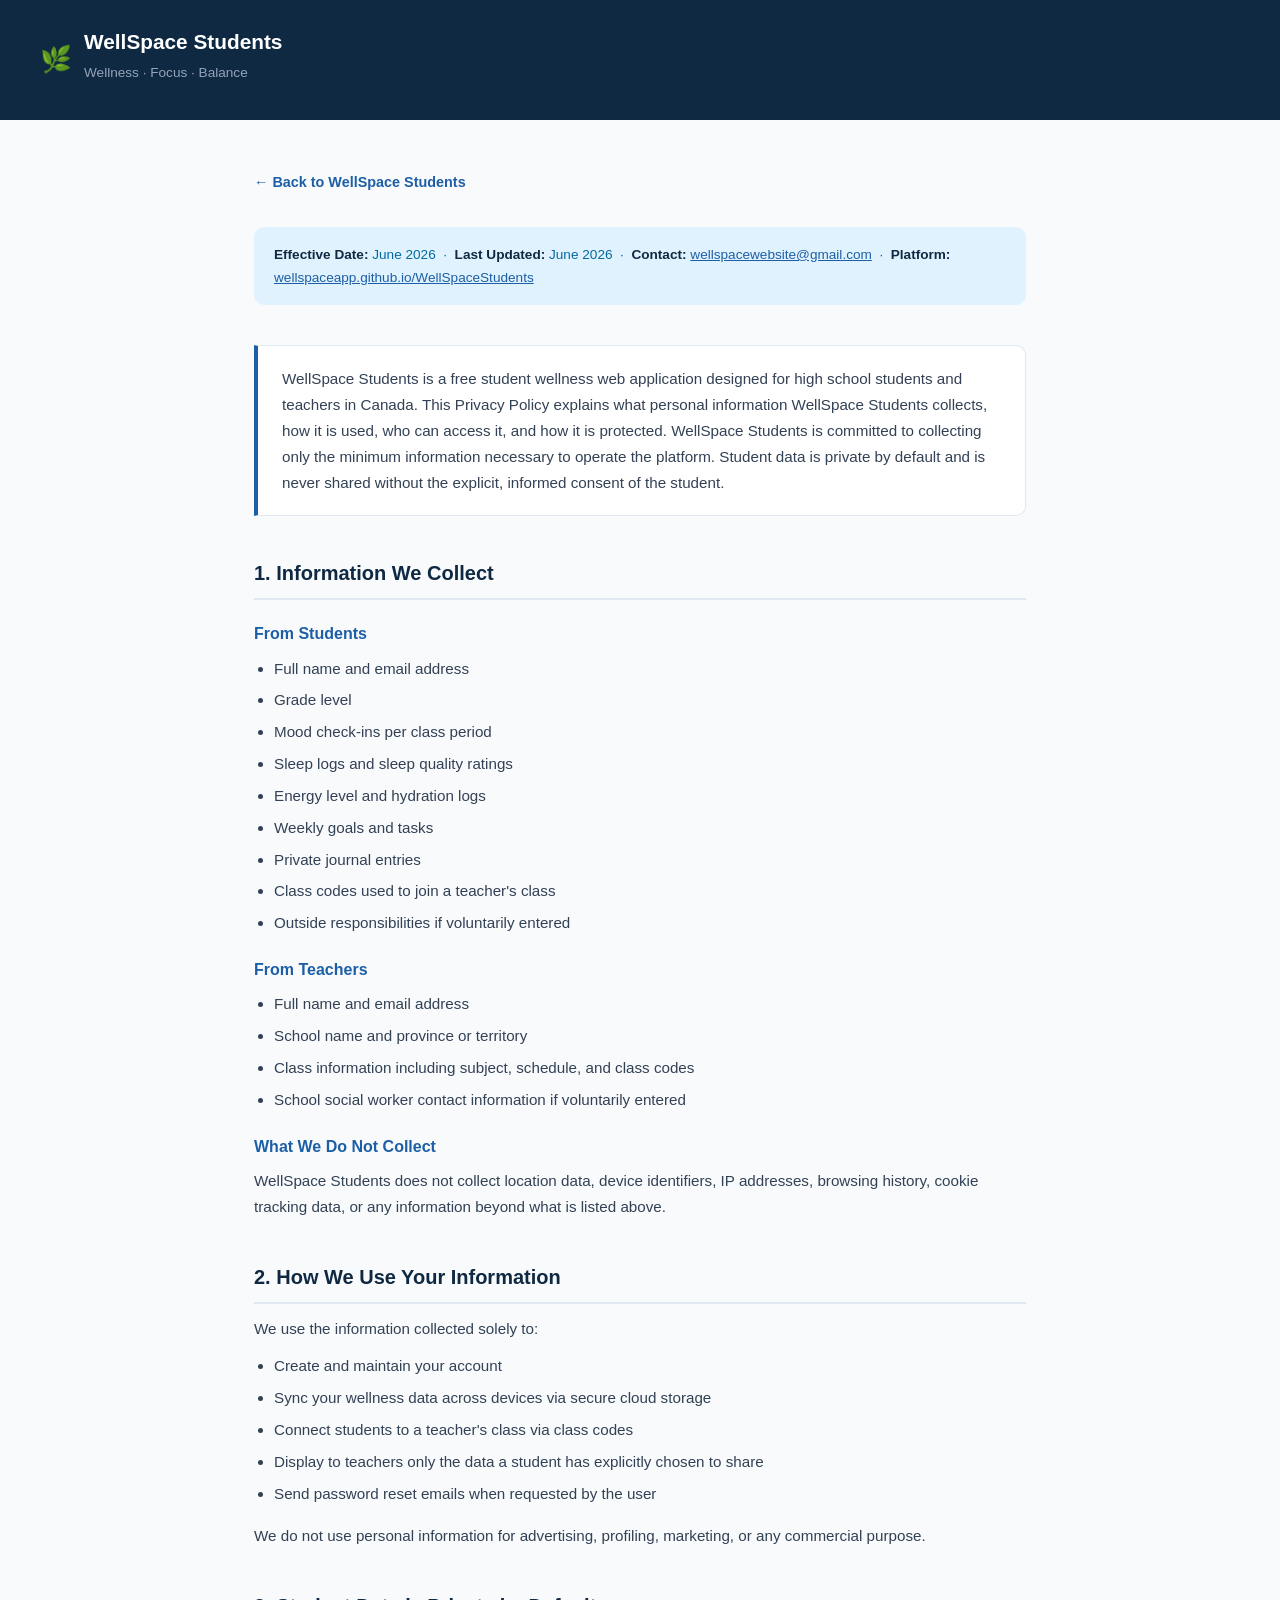
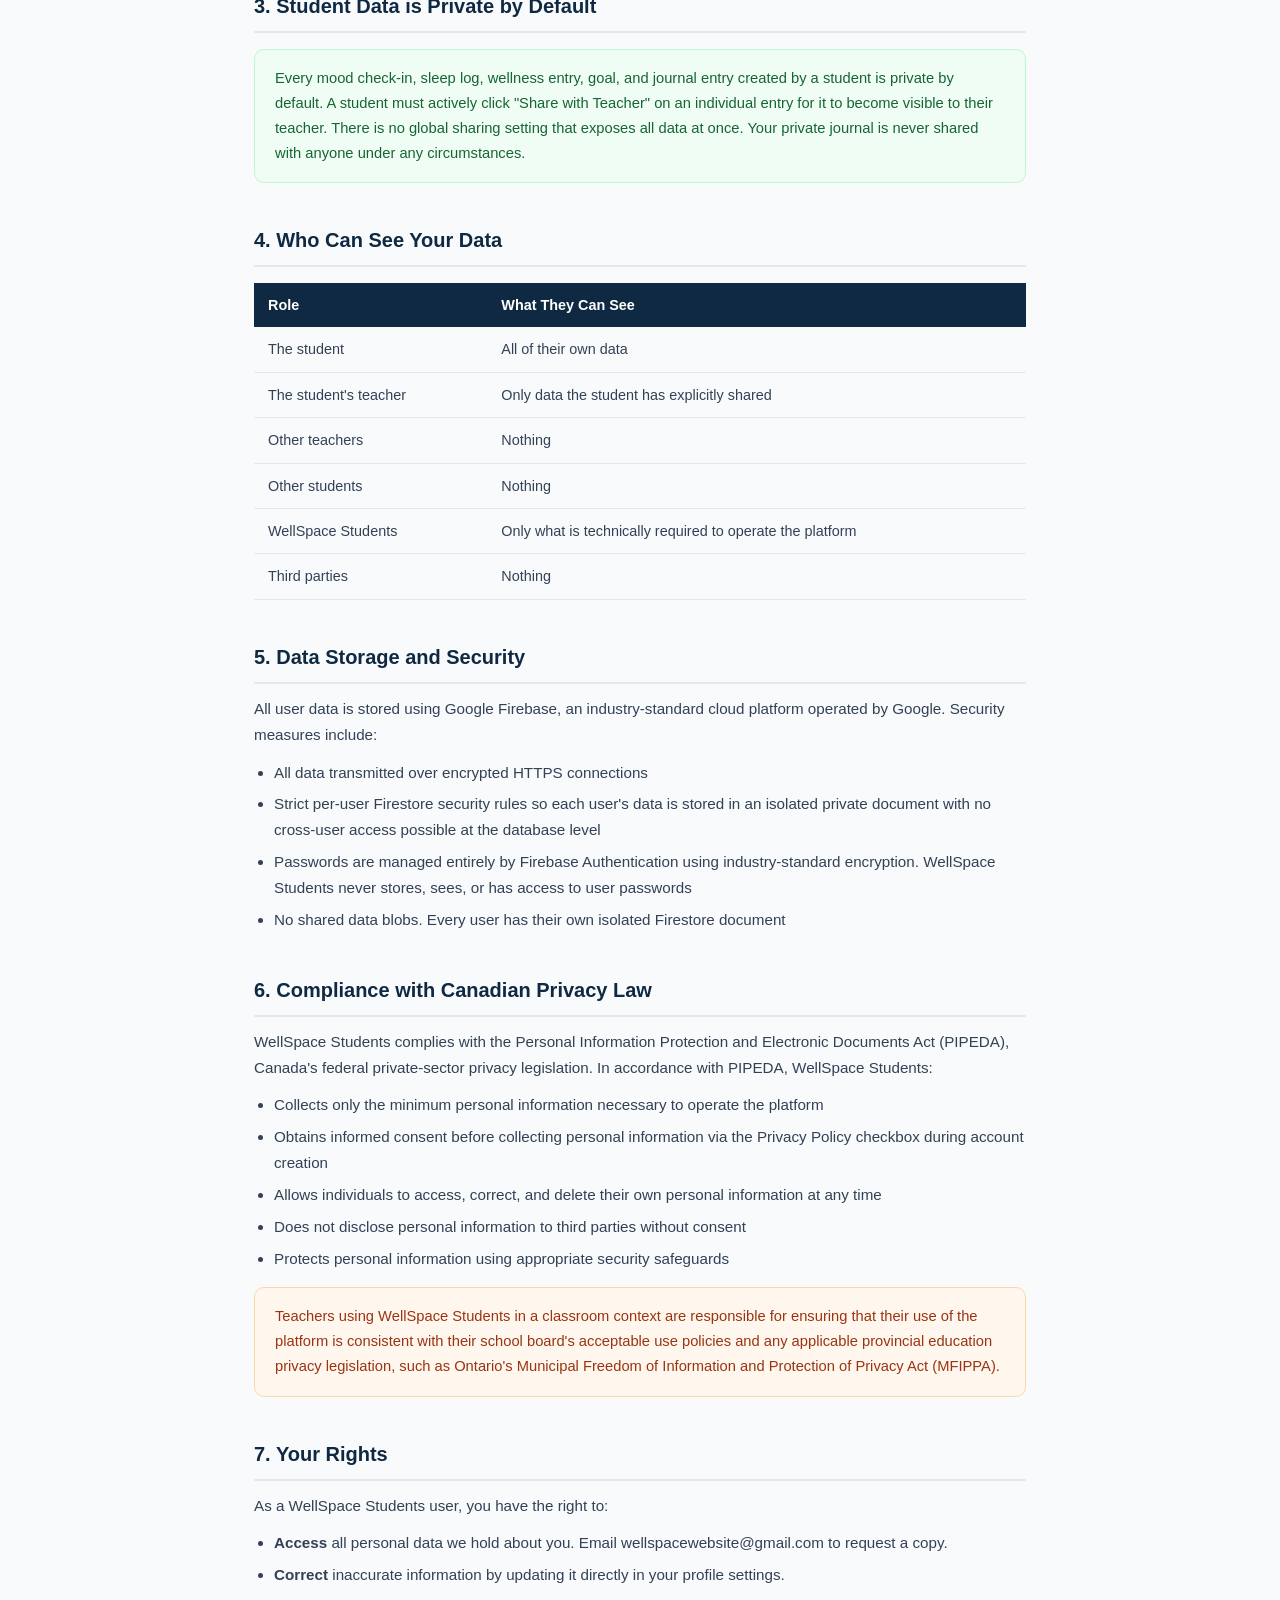
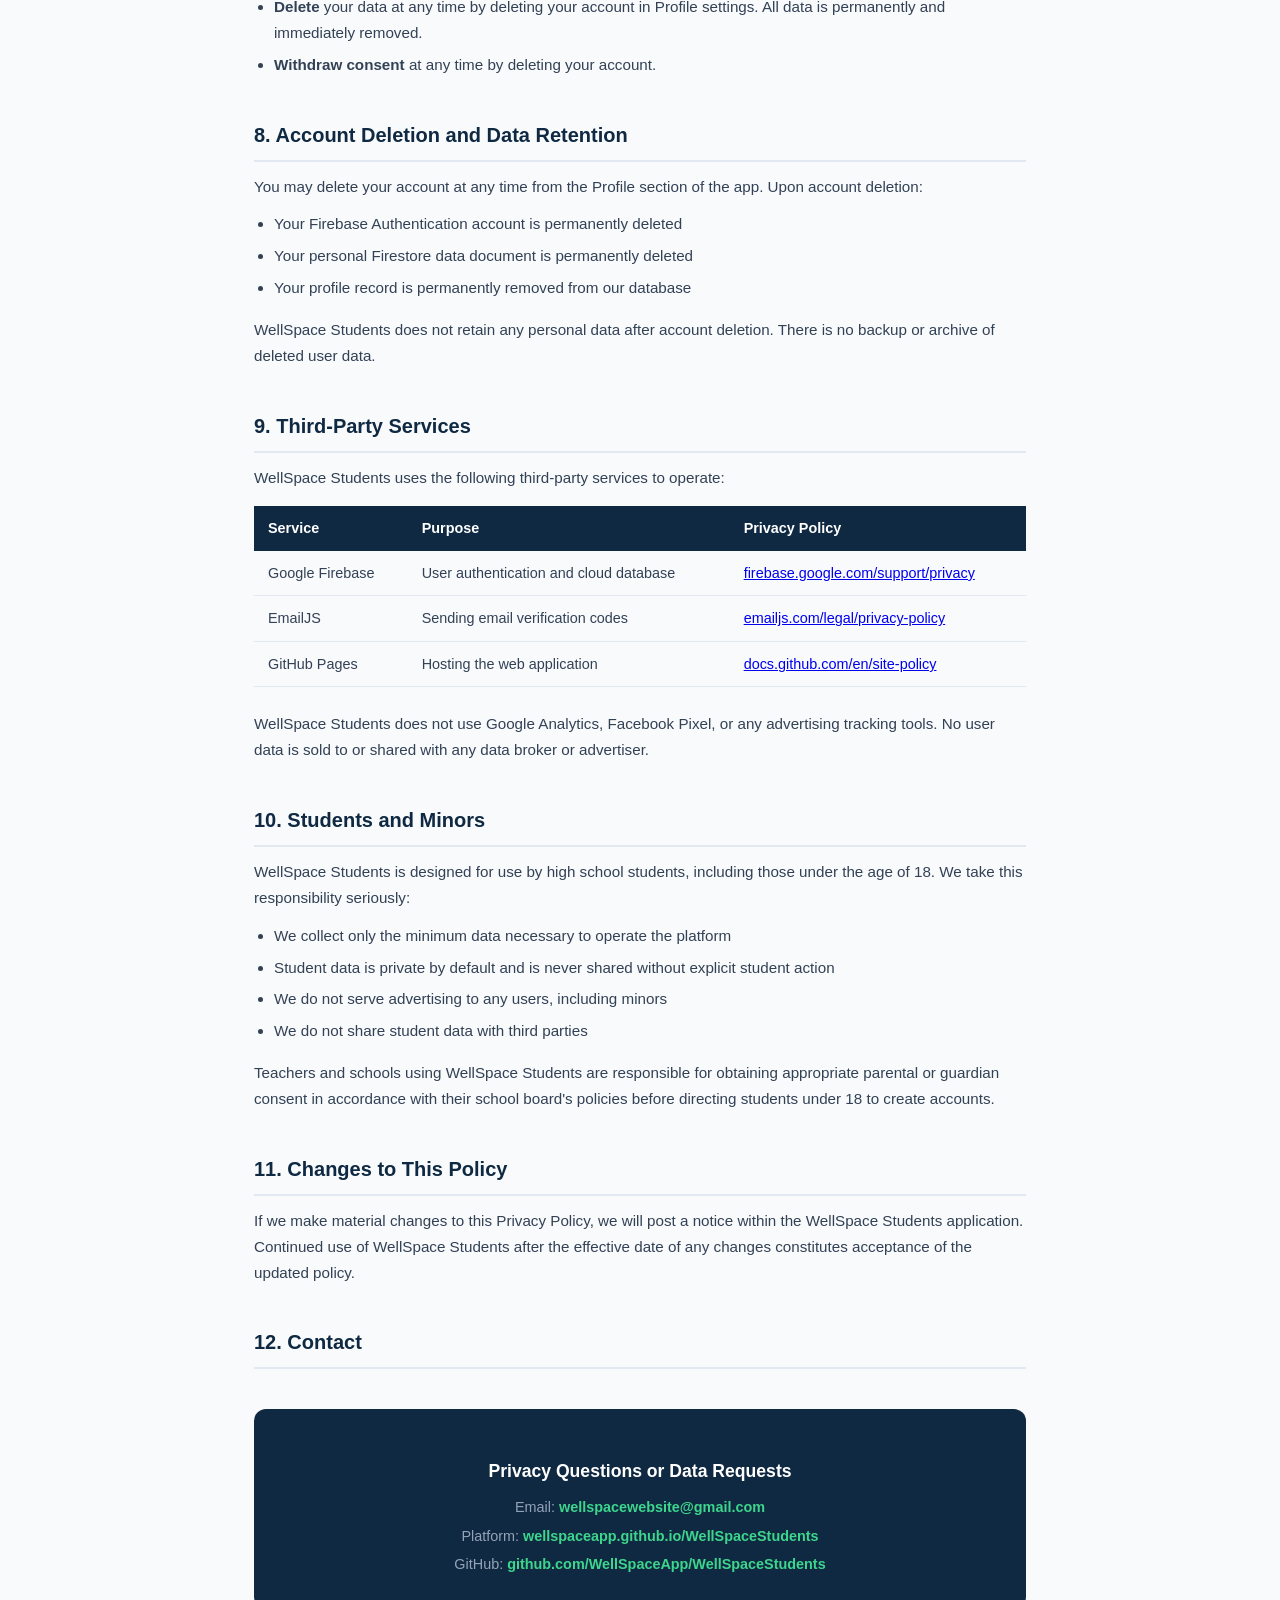
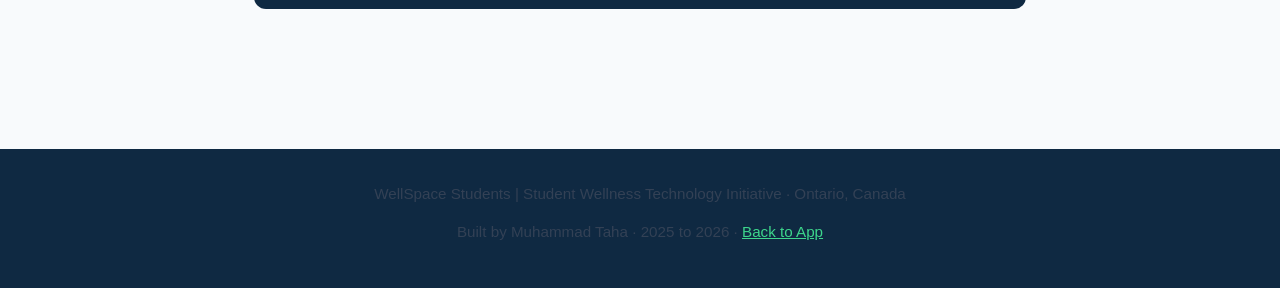
<file: privacy.html>
<!DOCTYPE html>
<html lang="en">
<head>
  <meta charset="UTF-8"/>
  <meta name="viewport" content="width=device-width, initial-scale=1.0"/>
  <title>Privacy Policy | WellSpace Students</title>
  <style>
    * { margin: 0; padding: 0; box-sizing: border-box; }
    body {
      font-family: -apple-system, BlinkMacSystemFont, 'Segoe UI', sans-serif;
      background: #f8fafc;
      color: #1e293b;
      line-height: 1.7;
    }
    header {
      background: #0f2942;
      padding: 24px 40px;
      display: flex;
      align-items: center;
      gap: 12px;
    }
    header span { font-size: 1.6rem; }
    header h1 { color: #ffffff; font-size: 1.3rem; font-weight: 700; }
    header p { color: #94a3b8; font-size: .85rem; margin-top: 2px; }
    .container {
      max-width: 820px;
      margin: 0 auto;
      padding: 48px 24px 80px;
    }
    .meta {
      background: #e0f2fe;
      border-radius: 10px;
      padding: 16px 20px;
      margin-bottom: 40px;
      font-size: .85rem;
      color: #0369a1;
    }
    .meta strong { color: #0f2942; }
    .meta a { color: #1d5fa6; }
    .overview {
      background: #ffffff;
      border: 1px solid #e2e8f0;
      border-left: 4px solid #1d5fa6;
      border-radius: 0 10px 10px 0;
      padding: 20px 24px;
      margin-bottom: 40px;
      font-size: .95rem;
      color: #334155;
    }
    h2 {
      font-size: 1.25rem;
      color: #0f2942;
      margin: 40px 0 12px;
      padding-bottom: 8px;
      border-bottom: 2px solid #e2e8f0;
    }
    h3 {
      font-size: 1rem;
      color: #1d5fa6;
      margin: 20px 0 8px;
    }
    p { margin-bottom: 12px; font-size: .95rem; color: #334155; }
    ul { margin: 8px 0 16px 20px; }
    li { margin-bottom: 6px; font-size: .95rem; color: #334155; }
    table {
      width: 100%;
      border-collapse: collapse;
      margin: 16px 0 24px;
      font-size: .9rem;
    }
    th {
      background: #0f2942;
      color: #ffffff;
      padding: 10px 14px;
      text-align: left;
      font-weight: 600;
    }
    td {
      padding: 10px 14px;
      border-bottom: 1px solid #e2e8f0;
      color: #334155;
    }
    tr:nth-child(even) td { background: #f8fafc; }
    .highlight {
      background: #f0fdf4;
      border: 1px solid #bbf7d0;
      border-radius: 10px;
      padding: 16px 20px;
      margin: 16px 0;
    }
    .highlight p { margin: 0; color: #166534; font-size: .92rem; }
    .warning {
      background: #fff7ed;
      border: 1px solid #fed7aa;
      border-radius: 10px;
      padding: 16px 20px;
      margin: 16px 0;
    }
    .warning p { margin: 0; color: #9a3412; font-size: .92rem; }
    .contact-box {
      background: #0f2942;
      border-radius: 12px;
      padding: 28px 32px;
      margin-top: 40px;
      text-align: center;
    }
    .contact-box h3 { color: #ffffff; font-size: 1.1rem; margin-bottom: 8px; }
    .contact-box p { color: #94a3b8; font-size: .9rem; margin-bottom: 4px; }
    .contact-box a { color: #3dd68c; text-decoration: none; font-weight: 600; }
    footer {
      text-align: center;
      padding: 32px 24px;
      background: #0f2942;
      color: #ffffff;
      font-size: .82rem;
      margin-top: 60px;
    }
    footer a { color: #3dd68c; }
    .back-btn {
      display: inline-block;
      margin-bottom: 32px;
      color: #1d5fa6;
      font-size: .9rem;
      text-decoration: none;
      font-weight: 600;
    }
    .back-btn:hover { text-decoration: underline; }
    @media (max-width: 600px) {
      header { padding: 20px; }
      .container { padding: 32px 16px 60px; }
      th, td { padding: 8px 10px; }
    }
  </style>
</head>
<body>

<header>
  <span>🌿</span>
  <div>
    <h1>WellSpace Students</h1>
    <p>Wellness · Focus · Balance</p>
  </div>
</header>

<div class="container">

  <a class="back-btn" href="./index.html">← Back to WellSpace Students</a>

  <div class="meta">
    <strong>Effective Date:</strong> June 2026 &nbsp;·&nbsp;
    <strong>Last Updated:</strong> June 2026 &nbsp;·&nbsp;
    <strong>Contact:</strong> <a href="mailto:wellspacewebsite@gmail.com">wellspacewebsite@gmail.com</a> &nbsp;·&nbsp;
    <strong>Platform:</strong> <a href="https://wellspaceapp.github.io/WellSpaceStudents" target="_blank">wellspaceapp.github.io/WellSpaceStudents</a>
  </div>

  <div class="overview">
    WellSpace Students is a free student wellness web application designed for high school students and teachers in Canada. This Privacy Policy explains what personal information WellSpace Students collects, how it is used, who can access it, and how it is protected. WellSpace Students is committed to collecting only the minimum information necessary to operate the platform. Student data is private by default and is never shared without the explicit, informed consent of the student.
  </div>

  <h2>1. Information We Collect</h2>

  <h3>From Students</h3>
  <ul>
    <li>Full name and email address</li>
    <li>Grade level</li>
    <li>Mood check-ins per class period</li>
    <li>Sleep logs and sleep quality ratings</li>
    <li>Energy level and hydration logs</li>
    <li>Weekly goals and tasks</li>
    <li>Private journal entries</li>
    <li>Class codes used to join a teacher's class</li>
    <li>Outside responsibilities if voluntarily entered</li>
  </ul>

  <h3>From Teachers</h3>
  <ul>
    <li>Full name and email address</li>
    <li>School name and province or territory</li>
    <li>Class information including subject, schedule, and class codes</li>
    <li>School social worker contact information if voluntarily entered</li>
  </ul>

  <h3>What We Do Not Collect</h3>
  <p>WellSpace Students does not collect location data, device identifiers, IP addresses, browsing history, cookie tracking data, or any information beyond what is listed above.</p>

  <h2>2. How We Use Your Information</h2>
  <p>We use the information collected solely to:</p>
  <ul>
    <li>Create and maintain your account</li>
    <li>Sync your wellness data across devices via secure cloud storage</li>
    <li>Connect students to a teacher's class via class codes</li>
    <li>Display to teachers only the data a student has explicitly chosen to share</li>
    <li>Send password reset emails when requested by the user</li>
  </ul>
  <p>We do not use personal information for advertising, profiling, marketing, or any commercial purpose.</p>

  <h2>3. Student Data is Private by Default</h2>

  <div class="highlight">
    <p>Every mood check-in, sleep log, wellness entry, goal, and journal entry created by a student is private by default. A student must actively click "Share with Teacher" on an individual entry for it to become visible to their teacher. There is no global sharing setting that exposes all data at once. Your private journal is never shared with anyone under any circumstances.</p>
  </div>

  <h2>4. Who Can See Your Data</h2>

  <table>
    <thead>
      <tr><th>Role</th><th>What They Can See</th></tr>
    </thead>
    <tbody>
      <tr><td>The student</td><td>All of their own data</td></tr>
      <tr><td>The student's teacher</td><td>Only data the student has explicitly shared</td></tr>
      <tr><td>Other teachers</td><td>Nothing</td></tr>
      <tr><td>Other students</td><td>Nothing</td></tr>
      <tr><td>WellSpace Students</td><td>Only what is technically required to operate the platform</td></tr>
      <tr><td>Third parties</td><td>Nothing</td></tr>
    </tbody>
  </table>

  <h2>5. Data Storage and Security</h2>
  <p>All user data is stored using Google Firebase, an industry-standard cloud platform operated by Google. Security measures include:</p>
  <ul>
    <li>All data transmitted over encrypted HTTPS connections</li>
    <li>Strict per-user Firestore security rules so each user's data is stored in an isolated private document with no cross-user access possible at the database level</li>
    <li>Passwords are managed entirely by Firebase Authentication using industry-standard encryption. WellSpace Students never stores, sees, or has access to user passwords</li>
    <li>No shared data blobs. Every user has their own isolated Firestore document</li>
  </ul>

  <h2>6. Compliance with Canadian Privacy Law</h2>
  <p>WellSpace Students complies with the Personal Information Protection and Electronic Documents Act (PIPEDA), Canada's federal private-sector privacy legislation. In accordance with PIPEDA, WellSpace Students:</p>
  <ul>
    <li>Collects only the minimum personal information necessary to operate the platform</li>
    <li>Obtains informed consent before collecting personal information via the Privacy Policy checkbox during account creation</li>
    <li>Allows individuals to access, correct, and delete their own personal information at any time</li>
    <li>Does not disclose personal information to third parties without consent</li>
    <li>Protects personal information using appropriate security safeguards</li>
  </ul>

  <div class="warning">
    <p>Teachers using WellSpace Students in a classroom context are responsible for ensuring that their use of the platform is consistent with their school board's acceptable use policies and any applicable provincial education privacy legislation, such as Ontario's Municipal Freedom of Information and Protection of Privacy Act (MFIPPA).</p>
  </div>

  <h2>7. Your Rights</h2>
  <p>As a WellSpace Students user, you have the right to:</p>
  <ul>
    <li><strong>Access</strong> all personal data we hold about you. Email wellspacewebsite@gmail.com to request a copy.</li>
    <li><strong>Correct</strong> inaccurate information by updating it directly in your profile settings.</li>
    <li><strong>Delete</strong> your data at any time by deleting your account in Profile settings. All data is permanently and immediately removed.</li>
    <li><strong>Withdraw consent</strong> at any time by deleting your account.</li>
  </ul>

  <h2>8. Account Deletion and Data Retention</h2>
  <p>You may delete your account at any time from the Profile section of the app. Upon account deletion:</p>
  <ul>
    <li>Your Firebase Authentication account is permanently deleted</li>
    <li>Your personal Firestore data document is permanently deleted</li>
    <li>Your profile record is permanently removed from our database</li>
  </ul>
  <p>WellSpace Students does not retain any personal data after account deletion. There is no backup or archive of deleted user data.</p>

  <h2>9. Third-Party Services</h2>
  <p>WellSpace Students uses the following third-party services to operate:</p>

  <table>
    <thead>
      <tr><th>Service</th><th>Purpose</th><th>Privacy Policy</th></tr>
    </thead>
    <tbody>
      <tr><td>Google Firebase</td><td>User authentication and cloud database</td><td><a href="https://firebase.google.com/support/privacy" target="_blank">firebase.google.com/support/privacy</a></td></tr>
      <tr><td>EmailJS</td><td>Sending email verification codes</td><td><a href="https://www.emailjs.com/legal/privacy-policy/" target="_blank">emailjs.com/legal/privacy-policy</a></td></tr>
      <tr><td>GitHub Pages</td><td>Hosting the web application</td><td><a href="https://docs.github.com/en/site-policy/privacy-policies/github-privacy-statement" target="_blank">docs.github.com/en/site-policy</a></td></tr>
    </tbody>
  </table>

  <p>WellSpace Students does not use Google Analytics, Facebook Pixel, or any advertising tracking tools. No user data is sold to or shared with any data broker or advertiser.</p>

  <h2>10. Students and Minors</h2>
  <p>WellSpace Students is designed for use by high school students, including those under the age of 18. We take this responsibility seriously:</p>
  <ul>
    <li>We collect only the minimum data necessary to operate the platform</li>
    <li>Student data is private by default and is never shared without explicit student action</li>
    <li>We do not serve advertising to any users, including minors</li>
    <li>We do not share student data with third parties</li>
  </ul>
  <p>Teachers and schools using WellSpace Students are responsible for obtaining appropriate parental or guardian consent in accordance with their school board's policies before directing students under 18 to create accounts.</p>

  <h2>11. Changes to This Policy</h2>
  <p>If we make material changes to this Privacy Policy, we will post a notice within the WellSpace Students application. Continued use of WellSpace Students after the effective date of any changes constitutes acceptance of the updated policy.</p>

  <h2>12. Contact</h2>

  <div class="contact-box">
    <h3>Privacy Questions or Data Requests</h3>
    <p>Email: <a href="mailto:wellspacewebsite@gmail.com">wellspacewebsite@gmail.com</a></p>
    <p>Platform: <a href="https://wellspaceapp.github.io/WellSpaceStudents" target="_blank">wellspaceapp.github.io/WellSpaceStudents</a></p>
    <p>GitHub: <a href="https://github.com/WellSpaceApp/WellSpaceStudents" target="_blank">github.com/WellSpaceApp/WellSpaceStudents</a></p>
  </div>

</div>

<footer>
  <p>WellSpace Students | Student Wellness Technology Initiative · Ontario, Canada</p>
  <p style="margin-top:6px">Built by Muhammad Taha · 2025 to 2026 · <a href="https://wellspaceapp.github.io/WellSpaceStudents">Back to App</a></p>
</footer>

</body>
</html>
</file>
